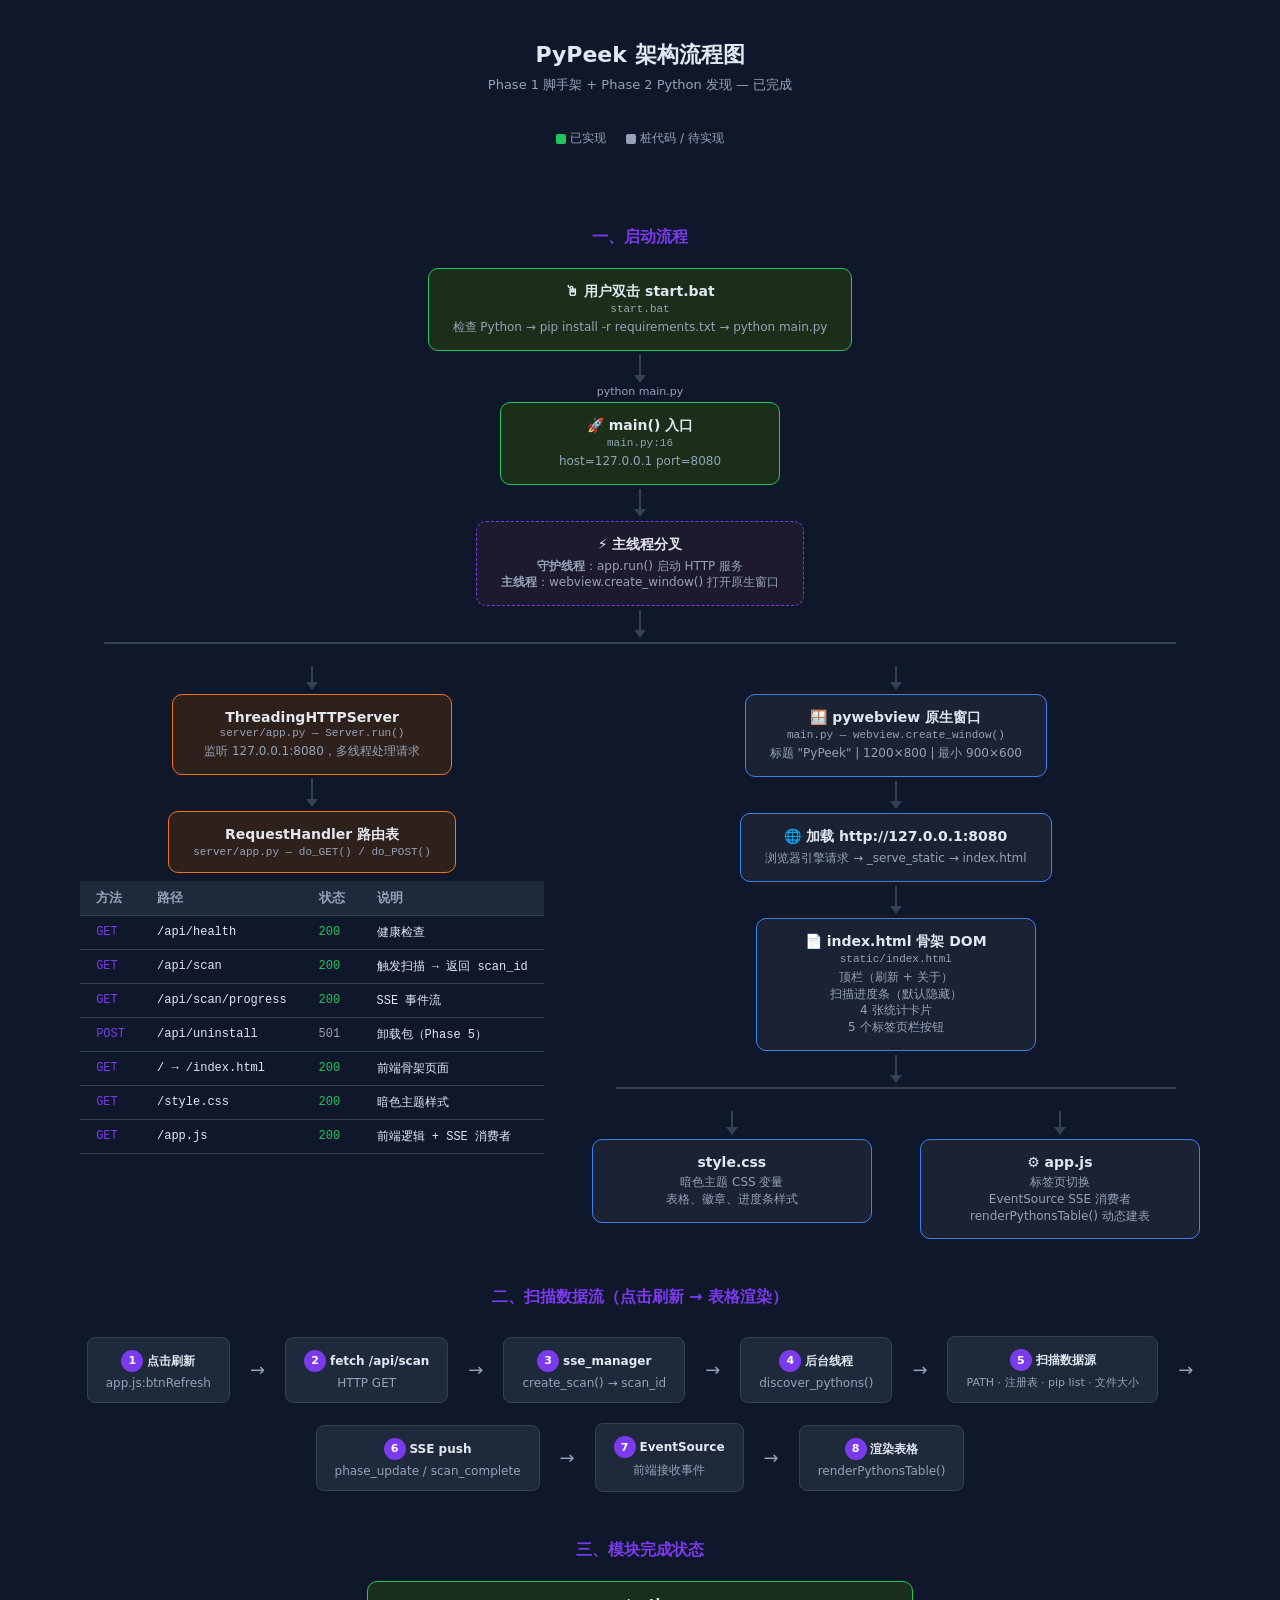
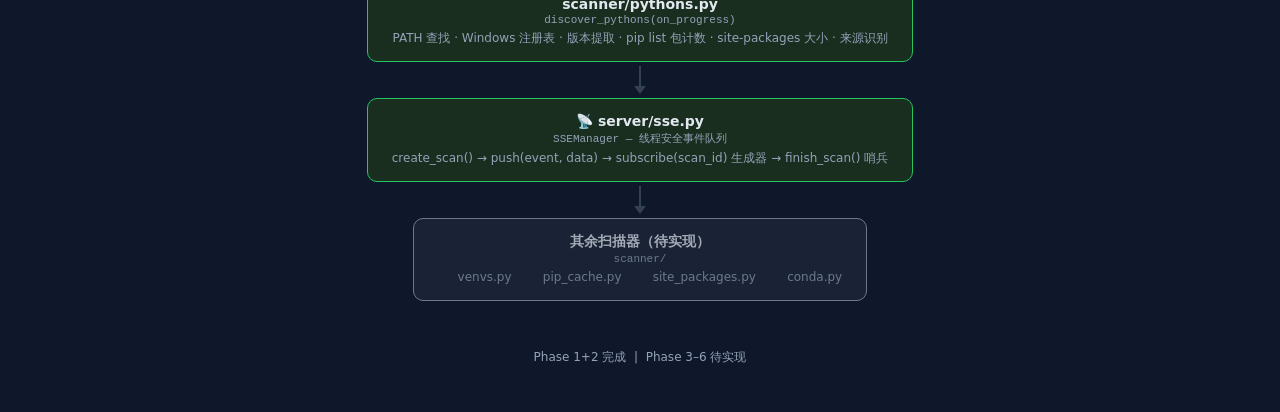
<file: static/architecture-flow.html>
<!DOCTYPE html>
<html lang="zh-CN">
<head>
<meta charset="UTF-8">
<meta name="viewport" content="width=device-width, initial-scale=1.0">
<title>PyPeek 架构流程图</title>
<style>
  :root {
    --bg: #0F172A; --surface: #1E293B; --border: #334155;
    --text: #E2E8F0; --text-muted: #94A3B8;
    --accent: #7C3AED; --green: #22C55E; --yellow: #EAB308;
    --red: #EF4444; --orange: #F97316; --blue: #3B82F6;
  }
  * { box-sizing: border-box; margin: 0; padding: 0; }
  body {
    font-family: "Segoe UI", system-ui, -apple-system, sans-serif;
    background: var(--bg); color: var(--text);
    padding: 40px; display: flex; flex-direction: column; align-items: center;
  }
  h1 { font-size: 22px; margin-bottom: 6px; }
  h2 { font-size: 16px; margin: 48px 0 20px; color: var(--accent); }
  .subtitle { color: var(--text-muted); font-size: 13px; margin-bottom: 36px; }

  /* ── Legend ────────────────────────────────────── */
  .legend { display: flex; gap: 20px; margin-bottom: 32px; font-size: 12px; color: var(--text-muted); }
  .legend span { display: flex; align-items: center; gap: 4px; }
  .legend .dot { width: 10px; height: 10px; border-radius: 2px; }
  .legend .dot--done { background: var(--green); }
  .legend .dot--stub { background: var(--text-muted); }

  /* ── Flow ──────────────────────────────────────── */
  .flow { display: flex; flex-direction: column; align-items: center; gap: 0; }
  .node {
    background: var(--surface); border: 1px solid var(--border);
    border-radius: 10px; padding: 14px 24px;
    min-width: 280px; text-align: center;
  }
  .node--start  { border-color: var(--green);  background: #1a2e1a; }
  .node--engine { border-color: var(--accent);  background: #1e1a2e; }
  .node--server { border-color: var(--orange);  background: #2e201a; }
  .node--done   { border-color: var(--green);  background: #1a2e20; }
  .node--stub   { border-color: var(--text-muted); opacity: 0.7; }
  .node--ui     { border-color: var(--blue);   background: #1a2233; }
  .node--data   { border-color: var(--yellow);  background: #2e2a1a; }

  .node__title { font-weight: 700; font-size: 14px; margin-bottom: 2px; }
  .node__file { font-family: "Cascadia Code", "Fira Code", monospace; font-size: 11px; color: var(--text-muted); }
  .node__desc { font-size: 12px; color: var(--text-muted); margin-top: 4px; line-height: 1.4; }

  /* ── Arrows ────────────────────────────────────── */
  .arrow {
    display: flex; flex-direction: column; align-items: center;
    color: var(--text-muted); font-size: 11px; padding: 4px 0;
  }
  .arrow__line { width: 2px; height: 20px; background: var(--border); }
  .arrow__head { width: 0; height: 0; border-left: 6px solid transparent; border-right: 6px solid transparent; border-top: 8px solid var(--border); }
  .arrow__label { margin-top: 2px; }

  /* ── Branch ────────────────────────────────────── */
  .branch { display: flex; gap: 48px; align-items: flex-start; position: relative; }
  .branch::before {
    content: ''; position: absolute; top: 0; left: 50%;
    width: calc(100% - 48px); height: 2px;
    background: var(--border); transform: translateX(-50%);
  }
  .branch-col { display: flex; flex-direction: column; align-items: center; gap: 0; }
  .branch-col > .arrow:first-child { padding-top: 24px; }

  /* ── Tables ────────────────────────────────────── */
  .routes, .data-table {
    margin-top: 0; border-collapse: collapse; font-size: 13px;
  }
  .routes th, .data-table th {
    text-align: left; padding: 8px 16px; background: var(--surface);
    color: var(--text-muted); font-weight: 600; border-bottom: 1px solid var(--border);
  }
  .routes td, .data-table td {
    padding: 8px 16px; border-bottom: 1px solid var(--border);
    font-family: "Cascadia Code", "Fira Code", monospace; font-size: 12px;
  }
  .routes .method { color: var(--accent); }
  .routes .path { color: var(--text); }
  .status-200 { color: var(--green); }
  .status-501 { color: var(--text-muted); }

  .badge {
    display: inline-block; padding: 1px 8px; border-radius: 10px;
    font-size: 11px; font-weight: 600;
  }
  .badge--done { background: #166534; color: var(--green); }
  .badge--stub { background: #1e293b; color: var(--text-muted); }

  /* ── Data flow diagram ─────────────────────────── */
  .dataflow {
    display: flex; align-items: center; gap: 20px;
    flex-wrap: wrap; justify-content: center; margin-top: 8px;
  }
  .dataflow-step {
    background: var(--surface); border: 1px solid var(--border);
    border-radius: 8px; padding: 12px 18px; text-align: center;
    font-size: 12px; min-width: 140px;
  }
  .dataflow-step .num {
    width: 22px; height: 22px; border-radius: 50%;
    background: var(--accent); color: #fff; font-size: 11px; font-weight: 700;
    display: inline-flex; align-items: center; justify-content: center; margin-bottom: 4px;
  }
  .dataflow-arrow { color: var(--text-muted); font-size: 18px; }
</style>
</head>
<body>

<h1> PyPeek 架构流程图</h1>
<p class="subtitle">Phase 1 脚手架 + Phase 2 Python 发现 — 已完成</p>

<div class="legend">
  <span><span class="dot dot--done"></span> 已实现</span>
  <span><span class="dot dot--stub"></span> 桩代码 / 待实现</span>
</div>

<!-- ═══════════════════════════════════════════════════════════════ -->
<!--  SECTION 1: 启动流程                                         -->
<!-- ═══════════════════════════════════════════════════════════════ -->
<h2>一、启动流程</h2>

<div class="flow">

  <div class="node node--start">
    <div class="node__title">🖱 用户双击 start.bat</div>
    <div class="node__file">start.bat</div>
    <div class="node__desc">检查 Python → pip install -r requirements.txt → python main.py</div>
  </div>

  <div class="arrow"><div class="arrow__line"></div><div class="arrow__head"></div><div class="arrow__label">python main.py</div></div>

  <div class="node node--start">
    <div class="node__title">🚀 main() 入口</div>
    <div class="node__file">main.py:16</div>
    <div class="node__desc">host=127.0.0.1 port=8080</div>
  </div>

  <div class="arrow"><div class="arrow__line"></div><div class="arrow__head"></div></div>

  <div class="node node--engine" style="border-style: dashed;">
    <div class="node__title">⚡ 主线程分叉</div>
    <div class="node__desc">
      <strong>守护线程</strong>：app.run() 启动 HTTP 服务<br>
      <strong>主线程</strong>：webview.create_window() 打开原生窗口
    </div>
  </div>

  <div class="arrow"><div class="arrow__line"></div><div class="arrow__head"></div></div>

  <div class="branch">
    <!-- 左：Server -->
    <div class="branch-col">
      <div class="arrow"><div class="arrow__line" style="height:16px"></div><div class="arrow__head"></div></div>

      <div class="node node--server">
        <div class="node__title"> ThreadingHTTPServer</div>
        <div class="node__file">server/app.py — Server.run()</div>
        <div class="node__desc">监听 127.0.0.1:8080，多线程处理请求</div>
      </div>

      <div class="arrow"><div class="arrow__line"></div><div class="arrow__head"></div></div>

      <div class="node node--server">
        <div class="node__title"> RequestHandler 路由表</div>
        <div class="node__file">server/app.py — do_GET() / do_POST()</div>
      </div>

      <table class="routes" style="margin-top:8px">
        <tr><th>方法</th><th>路径</th><th>状态</th><th>说明</th></tr>
        <tr><td class="method">GET</td><td class="path">/api/health</td><td class="status-200">200</td><td>健康检查</td></tr>
        <tr><td class="method">GET</td><td class="path">/api/scan</td><td class="status-200">200</td><td>触发扫描 → 返回 scan_id</td></tr>
        <tr><td class="method">GET</td><td class="path">/api/scan/progress</td><td class="status-200">200</td><td>SSE 事件流</td></tr>
        <tr><td class="method">POST</td><td class="path">/api/uninstall</td><td class="status-501">501</td><td>卸载包（Phase 5）</td></tr>
        <tr><td class="method">GET</td><td class="path">/ → /index.html</td><td class="status-200">200</td><td>前端骨架页面</td></tr>
        <tr><td class="method">GET</td><td class="path">/style.css</td><td class="status-200">200</td><td>暗色主题样式</td></tr>
        <tr><td class="method">GET</td><td class="path">/app.js</td><td class="status-200">200</td><td>前端逻辑 + SSE 消费者</td></tr>
      </table>
    </div>

    <!-- 右：Webview -->
    <div class="branch-col">
      <div class="arrow"><div class="arrow__line" style="height:16px"></div><div class="arrow__head"></div></div>

      <div class="node node--ui">
        <div class="node__title">🪟 pywebview 原生窗口</div>
        <div class="node__file">main.py — webview.create_window()</div>
        <div class="node__desc">标题 "PyPeek" | 1200×800 | 最小 900×600</div>
      </div>

      <div class="arrow"><div class="arrow__line"></div><div class="arrow__head"></div></div>

      <div class="node node--ui">
        <div class="node__title">🌐 加载 http://127.0.0.1:8080</div>
        <div class="node__desc">浏览器引擎请求 → _serve_static → index.html</div>
      </div>

      <div class="arrow"><div class="arrow__line"></div><div class="arrow__head"></div></div>

      <div class="node node--ui">
        <div class="node__title">📄 index.html 骨架 DOM</div>
        <div class="node__file">static/index.html</div>
        <div class="node__desc">
          顶栏（刷新 + 关于）<br>
          扫描进度条（默认隐藏）<br>
          4 张统计卡片<br>
          5 个标签页栏按钮
        </div>
      </div>

      <div class="arrow"><div class="arrow__line"></div><div class="arrow__head"></div></div>

      <div class="branch">
        <div class="branch-col">
          <div class="arrow"><div class="arrow__line" style="height:16px"></div><div class="arrow__head"></div></div>
          <div class="node node--ui">
            <div class="node__title"> style.css</div>
            <div class="node__desc">暗色主题 CSS 变量<br>表格、徽章、进度条样式</div>
          </div>
        </div>
        <div class="branch-col">
          <div class="arrow"><div class="arrow__line" style="height:16px"></div><div class="arrow__head"></div></div>
          <div class="node node--ui">
            <div class="node__title">⚙ app.js</div>
            <div class="node__desc">标签页切换<br>
              EventSource SSE 消费者<br>
              renderPythonsTable() 动态建表</div>
          </div>
        </div>
      </div>
    </div>
  </div>
</div>

<!-- ═══════════════════════════════════════════════════════════════ -->
<!--  SECTION 2: 扫描数据流                                        -->
<!-- ═══════════════════════════════════════════════════════════════ -->
<h2>二、扫描数据流（点击刷新 → 表格渲染）</h2>

<div class="dataflow">
  <div class="dataflow-step">
    <div class="num">1</div>
    <strong>点击刷新</strong><br>
    <span style="color:var(--text-muted)">app.js:btnRefresh</span>
  </div>
  <span class="dataflow-arrow">→</span>

  <div class="dataflow-step">
    <div class="num">2</div>
    <strong>fetch /api/scan</strong><br>
    <span style="color:var(--text-muted)">HTTP GET</span>
  </div>
  <span class="dataflow-arrow">→</span>

  <div class="dataflow-step">
    <div class="num">3</div>
    <strong>sse_manager</strong><br>
    <span style="color:var(--text-muted)">create_scan() → scan_id</span>
  </div>
  <span class="dataflow-arrow">→</span>

  <div class="dataflow-step">
    <div class="num">4</div>
    <strong>后台线程</strong><br>
    <span style="color:var(--text-muted)">discover_pythons()</span>
  </div>
  <span class="dataflow-arrow">→</span>

  <div class="dataflow-step">
    <div class="num">5</div>
    <strong>扫描数据源</strong><br>
    <span style="color:var(--text-muted); font-size:11px">PATH · 注册表 · pip list · 文件大小</span>
  </div>
  <span class="dataflow-arrow">→</span>

  <div class="dataflow-step">
    <div class="num">6</div>
    <strong>SSE push</strong><br>
    <span style="color:var(--text-muted)">phase_update / scan_complete</span>
  </div>
  <span class="dataflow-arrow">→</span>

  <div class="dataflow-step">
    <div class="num">7</div>
    <strong>EventSource</strong><br>
    <span style="color:var(--text-muted)">前端接收事件</span>
  </div>
  <span class="dataflow-arrow">→</span>

  <div class="dataflow-step">
    <div class="num">8</div>
    <strong>渲染表格</strong><br>
    <span style="color:var(--text-muted)">renderPythonsTable()</span>
  </div>
</div>

<!-- ═══════════════════════════════════════════════════════════════ -->
<!--  SECTION 3: 模块状态                                        -->
<!-- ═══════════════════════════════════════════════════════════════ -->
<h2>三、模块完成状态</h2>

<div class="flow">
  <div class="node node--done">
    <div class="node__title"> scanner/pythons.py </div>
    <div class="node__file">discover_pythons(on_progress)</div>
    <div class="node__desc">
      PATH 查找 · Windows 注册表 · 版本提取 · pip list 包计数 · site-packages 大小 · 来源识别
    </div>
  </div>

  <div class="arrow"><div class="arrow__line"></div><div class="arrow__head"></div></div>

  <div class="node node--done">
    <div class="node__title">📡 server/sse.py </div>
    <div class="node__file">SSEManager — 线程安全事件队列</div>
    <div class="node__desc">create_scan() → push(event, data) → subscribe(scan_id) 生成器 → finish_scan() 哨兵</div>
  </div>

  <div class="arrow"><div class="arrow__line"></div><div class="arrow__head"></div></div>

  <div class="node node--stub">
    <div class="node__title"> 其余扫描器（待实现）</div>
    <div class="node__file">scanner/</div>
    <div class="node__desc">
      <span class="badge badge--stub"></span> venvs.py &nbsp;
      <span class="badge badge--stub"></span> pip_cache.py &nbsp;
      <span class="badge badge--stub"></span> site_packages.py &nbsp;
      <span class="badge badge--stub"></span> conda.py
    </div>
  </div>
</div>

<p style="margin-top: 48px; color: var(--text-muted); font-size: 12px;">
   Phase 1+2 完成 &nbsp;|&nbsp;  Phase 3–6 待实现
</p>

</body>
</html>
</file>
